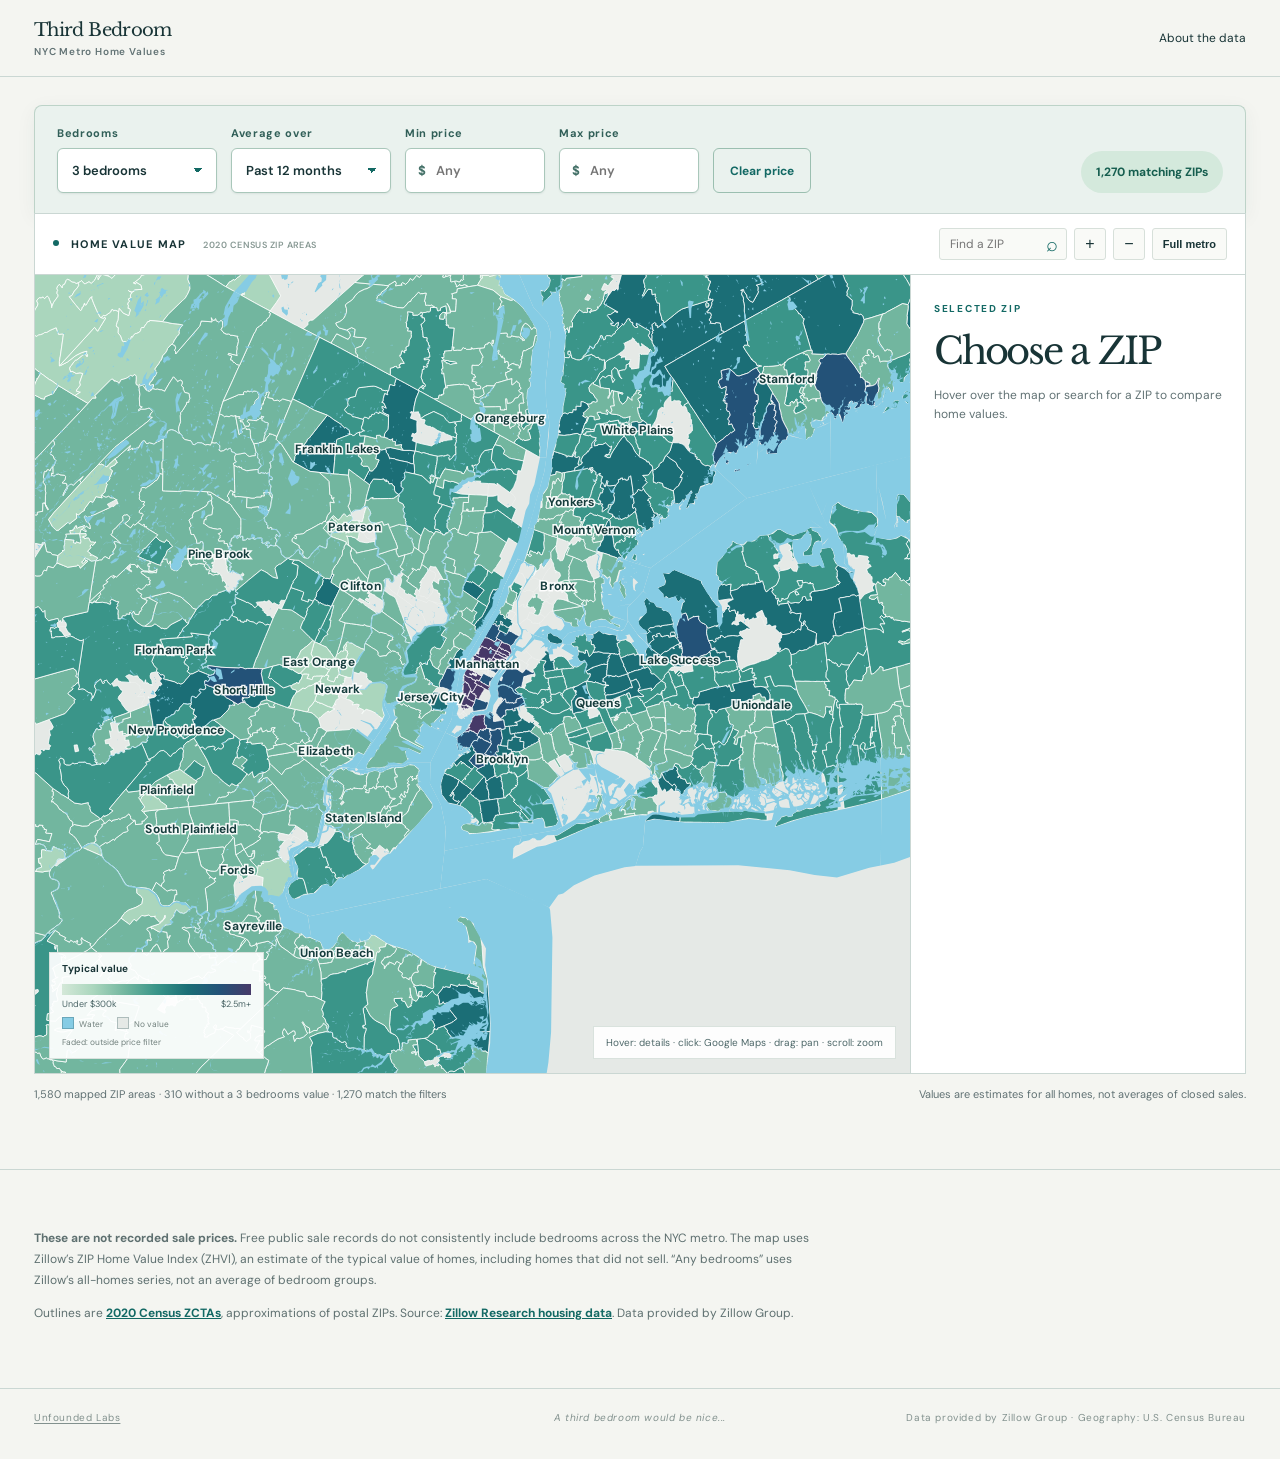
<file: index.html>
<!doctype html>
<html lang="en">
<head>
  <meta charset="utf-8">
  <meta name="viewport" content="width=device-width, initial-scale=1">
  <meta name="theme-color" content="#f4f5f1">
  <title>Third Bedroom &mdash; NYC Metro Home Values</title>
  <link rel="stylesheet" href="map.css?v=20261006-6">
  <!-- Privacy-friendly analytics by Plausible -->
  <script async src="https://plausible.io/js/pa-XDV-6hO5wUYrQs40Uc8ik.js"></script>
  <script>
    window.plausible=window.plausible||function(){(plausible.q=plausible.q||[]).push(arguments)},plausible.init=plausible.init||function(i){plausible.o=i||{}};
    plausible.init()
  </script>
</head>
<body>
  <header class="masthead"><div class="wrap masthead-inner"><a href="index.html" class="logo"><span class="logo-title">Third Bedroom</span><span class="logo-subtitle">NYC Metro Home Values</span></a><nav><a href="#method">About the data</a></nav></div></header>
  <main>
    <section class="atlas wrap" aria-label="NYC metro home values by ZIP">
      <div class="filter-panel">
        <div class="filter-group"><label for="bedrooms">Bedrooms</label><select id="bedrooms"><option value="all">Any bedrooms</option><option value="1">1 bedroom</option><option value="2">2 bedrooms</option><option value="3" selected>3 bedrooms</option><option value="4">4 bedrooms</option><option value="5">5+ bedrooms</option></select></div>
        <div class="filter-group"><label for="period">Average over</label><select id="period"><option value="1" selected>Past 12 months</option><option value="2">Past 24 months</option><option value="3">Past 36 months</option></select></div>
        <div class="filter-group price-field"><label for="min-price">Min price</label><div class="money-input"><span>$</span><input id="min-price" type="number" inputmode="numeric" min="0" step="50000" placeholder="Any"></div></div>
        <div class="filter-group price-field"><label for="max-price">Max price</label><div class="money-input"><span>$</span><input id="max-price" type="number" inputmode="numeric" min="0" step="50000" placeholder="Any"></div></div>
        <button id="clear-filters" type="button">Clear price</button><strong id="match-count" aria-live="polite">Loading…</strong>
      </div>
      <div class="atlas-toolbar"><div class="toolbar-title"><span class="live-indicator"></span> HOME VALUE MAP <small>2020 CENSUS ZIP AREAS</small></div><div class="toolbar-actions"><label class="search-box"><span class="sr-only">Find ZIP</span><input id="zip-search" inputmode="numeric" maxlength="5" placeholder="Find a ZIP" aria-label="Find a ZIP"><button id="search-button" type="button" aria-label="Search ZIP">⌕</button></label><button type="button" id="zoom-in" title="Zoom in" aria-label="Zoom in">+</button><button type="button" id="zoom-out" title="Zoom out" aria-label="Zoom out">−</button><button type="button" id="reset-view" class="reset-button">Full metro</button></div></div>
      <div class="atlas-body"><div class="map-frame"><svg id="metro-map" viewBox="0 0 1400 1100" role="img" aria-label="Map of typical home values by ZIP in the New York metropolitan area"><rect x="0" y="0" width="1400" height="1100" class="map-land"/><g id="zcta-layer"></g><g id="water-layer"></g><g id="town-labels"></g></svg><div class="map-legend"><span>Typical value</span><div class="legend-gradient"></div><div class="legend-ends"><span>Under $300k</span><span>$2.5m+</span></div><small><i class="water-key"></i> Water <i class="no-data-key"></i> No value</small><small>Faded: outside price filter</small></div><div class="map-hint">Hover: details · click: Google Maps · drag: pan · scroll: zoom</div></div><aside class="detail" id="detail" aria-live="polite"><p class="detail-kicker">SELECTED ZIP</p><h2 id="detail-zip">Choose a ZIP</h2><p id="detail-explainer">Hover over the map or search for a ZIP to compare home values. Click a ZIP to open Google Maps.</p><div id="detail-content"></div></aside></div>
      <div class="atlas-foot"><span id="map-stat">Loading ZIP boundaries and prices…</span><span>Values are estimates for all homes, not averages of closed sales.</span></div>
    </section>
    <section id="method" class="method wrap"><div class="method-copy"><p><strong>These are not recorded sale prices.</strong> Free public sale records do not consistently include bedrooms across the NYC metro. The map uses Zillow’s ZIP Home Value Index (ZHVI), an estimate of the typical value of homes, including homes that did not sell. “Any bedrooms” uses Zillow’s all-homes series, not an average of bedroom groups.</p><p>Outlines are <a href="https://www.census.gov/programs-surveys/geography/guidance/geo-areas/zctas.html" target="_blank" rel="noopener noreferrer">2020 Census ZCTAs</a>, approximations of postal ZIPs. Source: <a href="https://www.zillow.com/research/data/" target="_blank" rel="noopener noreferrer">Zillow Research housing data</a>. Data provided by Zillow Group.</p></div></section>
  </main>
  <footer class="wrap footer"><a href="https://unfoundedlabs.com/" target="_blank" rel="noopener noreferrer">Unfounded Labs</a><span class="footer-tagline"><em>A third bedroom would be nice...</em></span><span>Data provided by Zillow Group · Geography: U.S. Census Bureau</span></footer>
  <script src="data/processed/metro_zctas.js?v=20261006-2" defer></script>
  <script src="data/processed/metro_home_values.js?v=20261006-3" defer></script>
  <script src="data/processed/metro_towns.js?v=20261006-1" defer></script>
  <script src="data/processed/metro_water.js?v=20261006-2" defer></script>
  <script src="map.js?v=20261006-7" defer></script>
</body>
</html>
</file>
<file: map.css>
@import url('https://fonts.googleapis.com/css2?family=DM+Sans:wght@400;500;600;700&family=Libre+Baskerville:ital,wght@0,400;1,400&display=swap');
:root{--paper:#f4f5f1;--ink:#183436;--muted:#617274;--line:#cad7d3;--teal:#136964;--orange:#db7048;--water:#e6f0ef}*{box-sizing:border-box}html{scroll-behavior:smooth}body{background:var(--paper);color:var(--ink);margin:0;font:14px 'DM Sans',Arial,sans-serif}.wrap{max-width:1480px;padding-left:34px;padding-right:34px;margin:0 auto}.masthead{border-top:5px solid var(--teal);border-bottom:1px solid var(--line)}.masthead-inner{height:76px;display:flex;align-items:center;justify-content:space-between}.logo{font-size:15px;font-weight:700;letter-spacing:.07em;text-decoration:none}.logo b{color:var(--orange)}.logo-dot{font-size:8px;vertical-align:top;margin-left:7px;color:var(--orange)}nav{display:flex;gap:30px}nav a{font-size:12px;color:var(--teal);text-decoration:none}nav a:hover{text-decoration:underline}.intro{padding-top:53px;padding-bottom:45px}.kicker,.detail-kicker{font-size:10px;letter-spacing:.17em;font-weight:700;color:var(--teal);margin:0 0 15px}.intro-line{display:flex;justify-content:space-between;align-items:end;gap:40px}.intro h1,.method h2,.detail h2{font-family:'Libre Baskerville',Georgia,serif;font-weight:400;letter-spacing:-.06em}.intro h1{font-size:clamp(44px,4.7vw,70px);line-height:1.08;margin:0}.intro h1 em{color:var(--teal)}.intro-line>p{font-size:15px;line-height:1.7;color:#52686a;max-width:445px;margin:0 0 5px}.data-banner{display:flex;align-items:center;justify-content:space-between;gap:18px;background:#e5ece8;border:1px solid #cfddd5;border-radius:4px;padding-top:17px;padding-bottom:17px}.data-banner>div{display:flex;align-items:center;gap:12px;flex-wrap:wrap}.banner-dot{height:8px;width:8px;border-radius:50%;background:var(--orange)}.data-banner.loaded .banner-dot{background:#2f8b69}.data-banner strong{font-size:13px}.data-banner span:not(.banner-dot){color:#62716c;font-size:12px}.load-button{background:var(--ink);color:#fff;font-size:12px;font-weight:700;cursor:pointer;border-radius:3px;padding:12px 16px;white-space:nowrap}.load-button span{margin-left:12px;color:#bcd0ca!important}.load-button:hover{background:var(--teal)}#file-input{position:absolute;width:1px;height:1px;opacity:0;pointer-events:none}.atlas{padding-top:28px}.atlas-toolbar{background:#fff;border:1px solid var(--line);border-bottom:0;display:flex;justify-content:space-between;align-items:center;padding:14px 18px;gap:15px}.toolbar-title{font-size:11px;font-weight:700;letter-spacing:.11em;white-space:nowrap}.toolbar-title small{font-size:9px;color:#889994;letter-spacing:.05em;font-weight:600;margin-left:13px}.live-indicator{display:inline-block;width:6px;height:6px;border-radius:50%;background:var(--teal);margin-right:8px;vertical-align:2px}.toolbar-actions{display:flex;gap:7px;align-items:center}.toolbar-actions>button,.search-box{border:1px solid #d7e0da;background:#f9faf7;height:32px;border-radius:3px;color:var(--ink)}.toolbar-actions>button{min-width:32px;padding:0 9px;cursor:pointer;font-size:16px}.toolbar-actions>button:hover{background:#eaf2ed}.toolbar-actions>.reset-button{font-size:11px;font-weight:700;padding:0 10px}.search-box{display:flex;align-items:center}.search-box input{border:0;background:transparent;outline:0;padding:7px 7px 7px 10px;width:98px;font:12px 'DM Sans',Arial,sans-serif;color:var(--ink)}.search-box button{border:0;background:transparent;cursor:pointer;font-size:20px;color:var(--teal);padding:0 8px}.atlas-body{display:grid;grid-template-columns:minmax(0,1fr) 335px;border:1px solid var(--line);min-height:620px;background:#fff}.map-frame{min-width:0;position:relative;overflow:hidden;background:var(--water)}#metro-map{display:block;width:100%;height:100%;min-height:620px;cursor:grab;touch-action:none}#metro-map.dragging{cursor:grabbing}.map-water{fill:var(--water)}.zcta{fill:#f8faf5;stroke:#b6c8c3;stroke-width:.8;vector-effect:non-scaling-stroke;cursor:pointer;transition:fill .08s}.zcta:hover{fill:#91c4b1;stroke:#397d6e;stroke-width:1.4}.zcta.has-data{fill:#e3eee4}.zcta.destination{fill:#f6c9aa}.zcta.selected{fill:#277c70;stroke:#0c4d48;stroke-width:2}.map-label{font-size:16px;fill:#52716d;letter-spacing:.12em;font-weight:700;pointer-events:none;paint-order:stroke;stroke:#f5f8f5;stroke-width:4}.flow-line{fill:none;stroke:var(--orange);stroke-width:2.8;stroke-linecap:round;marker-end:url(#arrowhead);pointer-events:none;opacity:.95}.flow-line.outside{stroke-dasharray:7 5}.flow-label{font-size:13px;fill:#8b3c23;font-weight:700;pointer-events:none;paint-order:stroke;stroke:#fff;stroke-width:4}.map-legend,.map-hint{position:absolute;left:14px;bottom:14px;background:rgba(255,255,255,.93);padding:9px 12px;font-size:10px;color:#4e6869;border:1px solid #d9e2dd}.map-hint{left:auto;right:14px}.legend-square{width:10px;height:10px;border:1px solid #b6c8c3;display:inline-block;background:#f8faf5;margin-right:5px;vertical-align:-1px}.legend-arrow{font-size:17px;color:var(--orange);margin-left:16px;margin-right:4px;vertical-align:-2px}.detail{border-left:1px solid var(--line);padding:27px 23px;min-height:620px;overflow:auto}.detail-kicker{margin-bottom:13px}.detail h2{font-size:37px;margin:0 0 12px}.detail>p:not(.detail-kicker){color:var(--muted);font-size:12px;line-height:1.6}.detail-summary{border-top:1px solid var(--line);border-bottom:1px solid var(--line);display:flex;justify-content:space-between;align-items:end;padding:15px 0;margin:24px 0 18px}.detail-summary span{font-size:10px;letter-spacing:.1em;font-weight:700;color:var(--muted)}.detail-summary strong{font-size:23px;letter-spacing:-.04em}.detail-subhead{font-size:10px;letter-spacing:.11em;color:var(--teal);font-weight:700;margin-bottom:8px}.route{display:grid;grid-template-columns:21px 1fr auto;gap:8px;border-bottom:1px solid #e7ece7;padding:10px 0;align-items:center;font-size:12px}.route-index{color:#9eada8}.route b{font-weight:700}.route small{display:block;font-size:10px;color:#7e908b;margin-top:3px}.route strong{font-size:13px;font-variant-numeric:tabular-nums}.detail-empty{background:#f3f6f2;padding:16px;border:1px solid #e0e9e1;font-size:12px;line-height:1.6;color:#667872}.atlas-foot{display:flex;justify-content:space-between;gap:20px;padding:13px 0;font-size:11px;color:var(--muted)}.method{border-top:1px solid var(--line);margin-top:55px;padding-top:46px;padding-bottom:52px;display:grid;grid-template-columns:1fr 1.2fr;gap:65px}.method h2{font-size:33px;line-height:1.25;margin:0;max-width:410px}.method-copy p{font-size:12px;line-height:1.75;color:#5e7070}.method-copy a{color:var(--teal);font-weight:700}.footer{border-top:1px solid var(--line);padding-top:22px;padding-bottom:35px;display:flex;justify-content:space-between;font-size:10px;color:#82918e;letter-spacing:.06em}.sr-only{position:absolute;width:1px;height:1px;clip:rect(0,0,0,0);overflow:hidden}
@media(max-width:1000px){.intro-line{display:block}.intro-line>p{margin-top:24px}.atlas-body{grid-template-columns:1fr}.detail{border-left:0;border-top:1px solid var(--line);min-height:0}.map-frame,#metro-map{min-height:500px}.method{gap:30px}}
@media(max-width:650px){.wrap{padding-left:17px;padding-right:17px}.masthead-inner{height:64px}nav{gap:12px}nav a{font-size:10px}.logo{font-size:12px}.intro{padding-top:39px;padding-bottom:30px}.intro-line>p{font-size:13px}.data-banner{display:block}.load-button{display:inline-block;margin-top:13px}.atlas-toolbar{display:block}.toolbar-actions{margin-top:12px;flex-wrap:wrap}.toolbar-title small{display:none}.atlas-body{min-height:0}.map-frame,#metro-map{min-height:410px}.map-hint{display:none}.map-legend{font-size:9px;max-width:260px}.atlas-foot{display:block}.atlas-foot span{display:block;margin-bottom:5px}.method{display:block;margin-top:35px}.method-copy{margin-top:23px}.footer{display:block}.footer span{display:block;margin-top:7px}}

/* Home value explorer */
:root{--water:#86cce4}
.map-frame{background:#e5e9e6}
.map-land{fill:#e5e9e6}
.water-shape{fill:var(--water);stroke:none;pointer-events:none}
.data-banner{margin-top:24px}
.data-banner{justify-content:flex-start;flex-wrap:wrap}
.data-banner.loaded .banner-dot{background:#2f8b69}
.data-banner>span:last-child{font-size:12px;color:#62716c}
.filter-panel{display:flex;align-items:end;gap:14px;flex-wrap:wrap;background:#eaf2ee;border:1px solid #bdd3c8;border-bottom:0;border-radius:8px 8px 0 0;padding:20px 22px;box-shadow:0 5px 20px rgba(21,68,62,.06)}
.filter-group{display:flex;flex-direction:column;gap:8px}
.filter-group label{font-size:11px;font-weight:700;letter-spacing:.06em;color:#315f58}
.filter-group select,.money-input{height:45px;border:1px solid #a9c7ba;border-radius:6px;background:#fff;color:var(--ink);font:600 13px 'DM Sans',Arial,sans-serif;box-shadow:0 1px 2px rgba(16,55,50,.08)}
.filter-group select{appearance:none;-webkit-appearance:none;padding:0 35px 0 14px;min-width:160px;cursor:pointer;background-image:linear-gradient(45deg,transparent 50%,#136964 50%),linear-gradient(135deg,#136964 50%,transparent 50%);background-position:calc(100% - 18px) 19px,calc(100% - 13px) 19px;background-size:5px 5px,5px 5px;background-repeat:no-repeat}
.money-input{display:flex;align-items:center;padding-left:12px;min-width:140px}
.money-input span{color:#447168;font-weight:700}
.money-input input{width:110px;height:100%;border:0;outline:0;background:transparent;padding:0 10px;font:600 13px 'DM Sans',Arial,sans-serif;color:var(--ink)}
.money-input input::-webkit-inner-spin-button,.money-input input::-webkit-outer-spin-button{-webkit-appearance:none;margin:0}
#clear-filters{height:45px;border:1px solid #9bbfb0;border-radius:6px;background:transparent;color:var(--teal);font:700 12px 'DM Sans',Arial,sans-serif;padding:0 16px;cursor:pointer}
#clear-filters:hover{background:#eaf2ed}
#match-count{margin-left:auto;align-self:end;padding:13px 15px;border-radius:22px;background:#d4e9dc;color:#165e4f;font-size:12px;white-space:nowrap}
.filter-group select:focus-visible,.money-input:focus-within,#clear-filters:focus-visible{outline:2px solid var(--teal);outline-offset:2px}
.zcta{fill:#dfe5e2;stroke:#ffffff;stroke-width:.8;transition:fill .1s,opacity .1s}
.zcta.price-0{fill:#d4e8d8}.zcta.price-1{fill:#aad6bd}.zcta.price-2{fill:#72b69f}.zcta.price-3{fill:#3a9589}.zcta.price-4{fill:#1b6e76}.zcta.price-5{fill:#235278}.zcta.price-6{fill:#463968}
.zcta.no-data{fill:#e5e9e6}.zcta.filtered{opacity:.18}.zcta:hover{stroke:#113a3d;stroke-width:2;opacity:1}.zcta.selected{stroke:#122f31;stroke-width:3;opacity:1}
.town-label{fill:#173e3e;stroke:rgba(255,255,255,.94);paint-order:stroke;text-anchor:middle;dominant-baseline:middle;font-family:'DM Sans',Arial,sans-serif;font-weight:700;letter-spacing:.015em;pointer-events:none}
.town-meta{margin:0 0 4px!important;color:#315f58!important;font-size:12px!important}
.map-legend{width:215px;line-height:1.45}.map-legend>span{font-weight:700;color:var(--ink)}.legend-gradient{height:11px;background:linear-gradient(90deg,#d4e8d8,#aad6bd,#72b69f,#3a9589,#1b6e76,#235278,#463968);margin:7px 0 3px}.legend-ends{display:flex;justify-content:space-between;font-size:9px}.map-legend small{display:block;color:#71807d;margin-top:6px}
.water-key,.no-data-key{display:inline-block;width:12px;height:12px;border:1px solid rgba(29,72,76,.28);vertical-align:-2px;margin-right:3px}.water-key{background:var(--water)}.no-data-key{background:#e5e9e6;margin-left:12px}
.detail-summary{align-items:start;flex-direction:column;gap:7px;margin:22px 0 16px}.detail-summary strong{font-size:25px;color:var(--teal)}
.bed-row{display:flex;justify-content:space-between;gap:10px;padding:10px 0;border-bottom:1px solid #e7ece7;font-size:12px}.bed-row strong{font-variant-numeric:tabular-nums}.bed-row.active{color:var(--teal);font-weight:700}
.outside-note{background:#fff3e7;color:#8b4e22;padding:9px 10px;font-size:11px;line-height:1.5}
.detail-note,.result-note{font-size:10px;line-height:1.6;color:var(--muted)}.detail-note{margin:14px 0 26px}
.results{border-top:1px solid var(--line);margin-top:25px;padding-top:20px}.results .detail-subhead{display:flex;justify-content:space-between}
#result-list{max-height:260px;overflow:auto;border-top:1px solid #e7ece7}
.result-row{width:100%;border:0;border-bottom:1px solid #e7ece7;padding:8px 3px;background:#fff;color:var(--ink);display:flex;justify-content:space-between;cursor:pointer;font:12px 'DM Sans',Arial,sans-serif}.result-row:hover,.result-row:focus{background:#eaf2ed}.result-row strong{font-variant-numeric:tabular-nums}
@media(max-width:1000px){.filter-panel{gap:10px}#match-count{margin-left:0}}
@media(max-width:650px){.data-banner{margin-top:14px}.filter-panel{padding:14px;gap:10px}.filter-group{width:calc(50% - 5px)}.filter-group select,.money-input{width:100%;min-width:0}.money-input input{width:100%}#clear-filters{width:100%}.map-legend{width:180px}.data-banner>span:last-child{display:block;margin:8px 0 0 20px}}

/* Keep the map viewport independent of the changing ZIP detail content. */
.atlas-body{height:800px;min-height:0;grid-template-rows:minmax(0,1fr)}
.map-frame,#metro-map,.detail{height:100%;min-height:0}
@media(max-width:1000px){.atlas-body{height:auto;grid-template-rows:680px auto}.map-frame,#metro-map{height:680px;min-height:0}.detail{height:auto;max-height:500px;min-height:0;overflow:auto}}
@media(max-width:650px){.atlas-body{grid-template-rows:410px auto}.map-frame,#metro-map{height:410px;min-height:0}}

.method{display:block}
.method-copy{max-width:780px}
@media(max-width:650px){.method-copy{margin-top:0}}

.footer a{color:inherit;text-decoration:underline;text-underline-offset:2px}
.footer a:hover{color:var(--teal)}

.masthead{border-top:0}
.logo{color:var(--ink);font-family:'Libre Baskerville',Georgia,serif;font-size:18px;font-weight:400;letter-spacing:-.035em}
.masthead nav a{color:var(--ink)}
.masthead-inner{display:flex;justify-content:space-between;gap:24px}
.logo{display:flex;flex-direction:column;align-items:flex-start;gap:4px;white-space:nowrap}
.logo-subtitle{font-family:'DM Sans',Arial,sans-serif;font-size:10px;font-weight:600;letter-spacing:.08em;color:var(--muted)}
.footer{display:grid;grid-template-columns:1fr auto 1fr;align-items:start;gap:20px}
.footer-tagline{text-align:center}
.footer>span:last-child{text-align:right}
@media(max-width:650px){.masthead-inner{height:auto;min-height:64px;flex-wrap:wrap;gap:12px;padding-top:14px;padding-bottom:14px}.logo{font-size:16px}.logo-subtitle{font-size:9px}.footer{grid-template-columns:1fr;gap:7px}.footer-tagline{text-align:left}.footer>span:last-child{text-align:left}.footer span{margin-top:0}}
</file>
